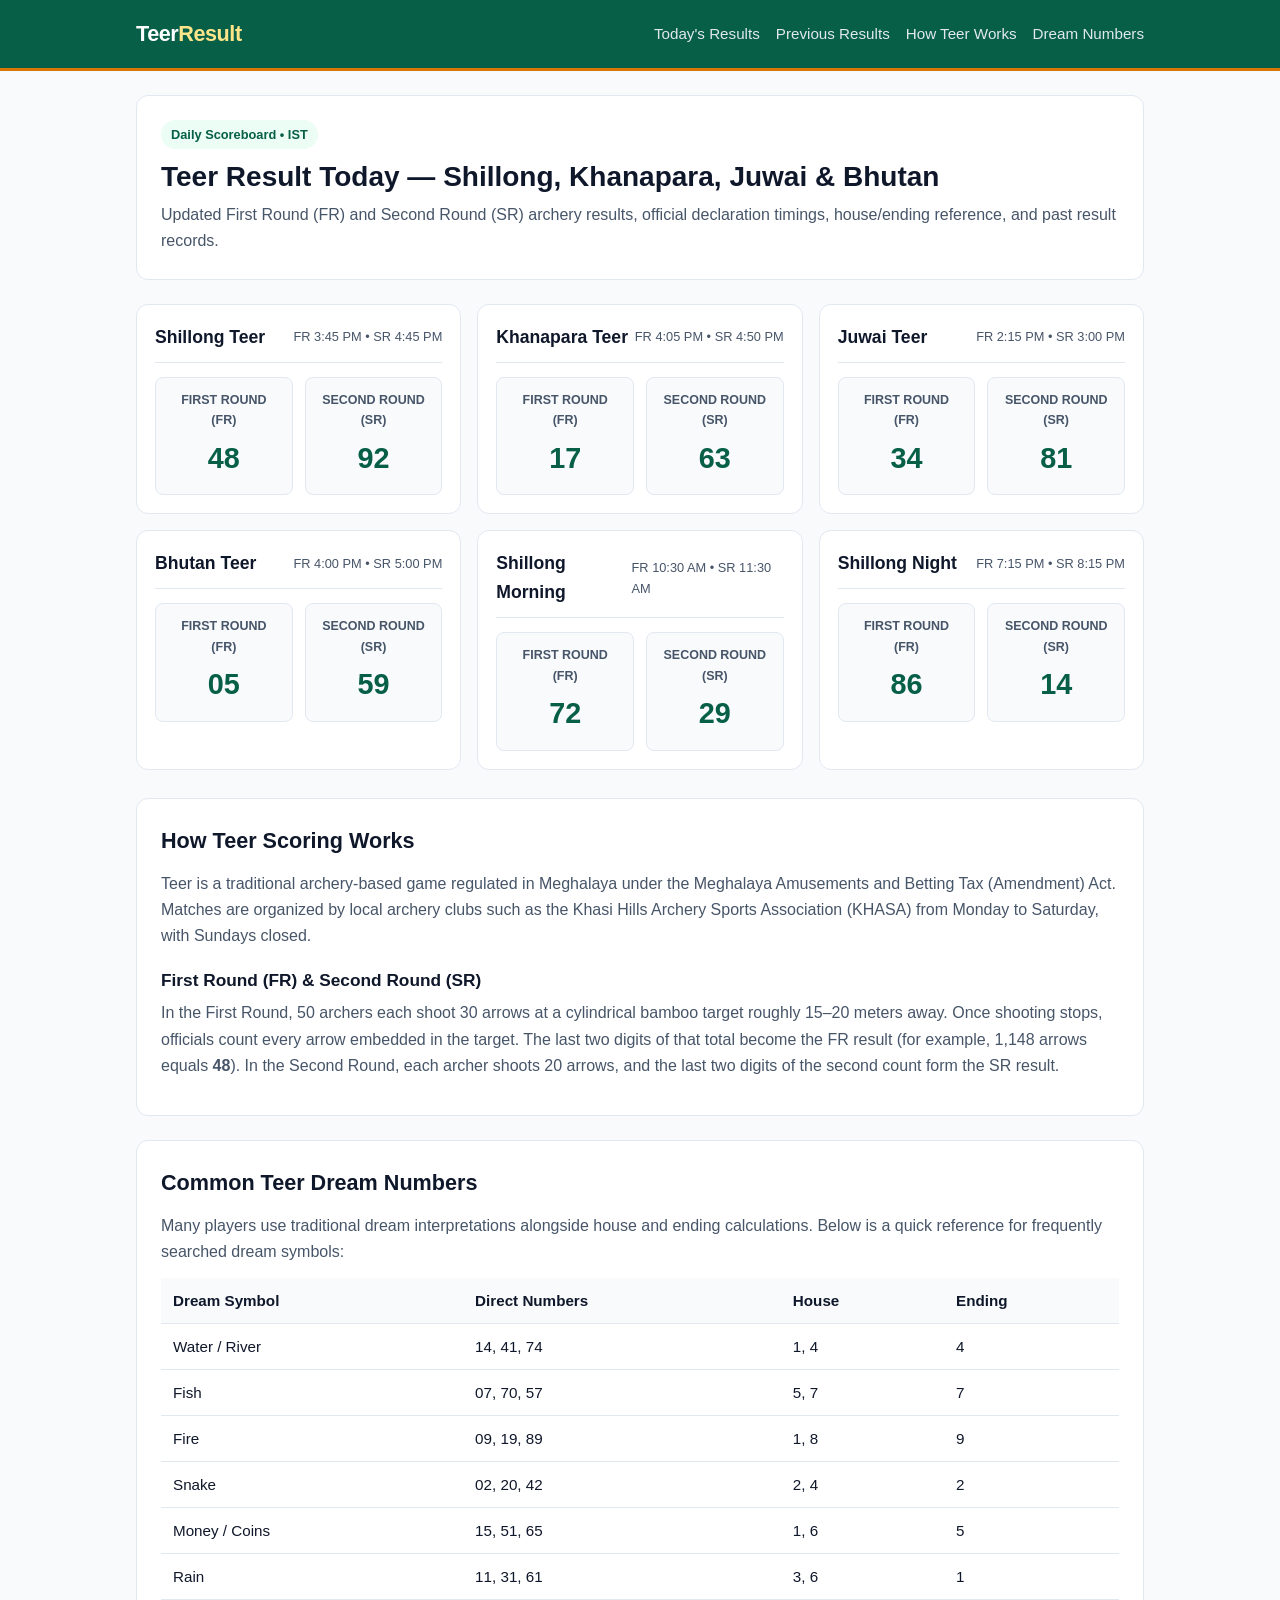
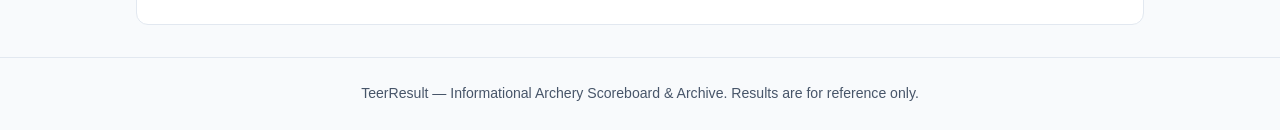
<file: index.html>
<!DOCTYPE html>
<html lang="en">
<head>
  <meta charset="UTF-8" />
  <meta name="viewport" content="width=device-width, initial-scale=1.0" />
  <title>Teer Result Today — Live Shillong, Khanapara, Juwai &amp; Bhutan Teer</title>
  <meta name="description" content="Check today's Shillong Teer, Khanapara Teer, Juwai Teer, and Bhutan Teer FR &amp; SR results, daily timings, scoring rules, dream numbers, and previous records." />
  <link rel="canonical" href="https://smdeveloper321.github.io/Teer-Result/" />
  <meta property="og:type" content="website" />
  <meta property="og:title" content="Teer Result Today — Live Shillong, Khanapara &amp; Juwai Teer" />
  <meta property="og:description" content="Fast, clean daily First Round (FR) and Second Round (SR) Teer results, common numbers guide, and previous result archives." />
  <meta property="og:url" content="https://smdeveloper321.github.io/Teer-Result/" />
  <link rel="stylesheet" href="styles.css" />
  <script type="application/ld+json">
  {
    "@context": "https://schema.org",
    "@type": "WebSite",
    "name": "Teer Result Today",
    "url": "https://smdeveloper321.github.io/Teer-Result/"
  }
  </script>
  <script type="application/ld+json">
  {
    "@context": "https://schema.org",
    "@type": "FAQPage",
    "mainEntity": [
      {
        "@type": "Question",
        "@id": "#faq-timing",
        "name": "What time are Shillong Teer FR and SR results declared?",
        "acceptedAnswer": {
          "@type": "Answer",
          "text": "Shillong Teer First Round (FR) is typically declared around 3:45 PM to 4:00 PM IST, and the Second Round (SR) is declared around 4:45 PM to 5:00 PM IST, Monday through Saturday."
        }
      },
      {
        "@type": "Question",
        "@id": "#faq-calculation",
        "name": "How is the winning Teer number calculated?",
        "acceptedAnswer": {
          "@type": "Answer",
          "text": "Archers shoot arrows at a cylindrical bamboo target. The total number of arrows that hit the target is counted, and the last two digits of that total form the winning number for that round."
        }
      }
    ]
  }
  </script>
</head>
<body>
  <header>
    <div class="container header-inner">
      <a href="index.html" class="brand">Teer<span>Result</span></a>
      <nav>
        <a href="index.html">Today's Results</a>
        <a href="teer-previous-results.html">Previous Results</a>
        <a href="#rules">How Teer Works</a>
        <a href="#dream-numbers">Dream Numbers</a>
      </nav>
    </div>
  </header>

  <main class="container">
    <section class="hero">
      <span class="badge">Daily Scoreboard • IST</span>
      <h1>Teer Result Today — Shillong, Khanapara, Juwai &amp; Bhutan</h1>
      <p>Updated First Round (FR) and Second Round (SR) archery results, official declaration timings, house/ending reference, and past result records.</p>
    </section>

    <section class="grid" aria-label="Today's Teer Results">
      <article class="card">
        <div class="card-header">
          <h2 class="card-title">Shillong Teer</h2>
          <span class="card-time">FR 3:45 PM • SR 4:45 PM</span>
        </div>
        <div class="rounds">
          <div class="round-box">
            <div class="round-label">First Round (FR)</div>
            <div class="round-num">48</div>
          </div>
          <div class="round-box">
            <div class="round-label">Second Round (SR)</div>
            <div class="round-num">92</div>
          </div>
        </div>
      </article>

      <article class="card">
        <div class="card-header">
          <h2 class="card-title">Khanapara Teer</h2>
          <span class="card-time">FR 4:05 PM • SR 4:50 PM</span>
        </div>
        <div class="rounds">
          <div class="round-box">
            <div class="round-label">First Round (FR)</div>
            <div class="round-num">17</div>
          </div>
          <div class="round-box">
            <div class="round-label">Second Round (SR)</div>
            <div class="round-num">63</div>
          </div>
        </div>
      </article>

      <article class="card">
        <div class="card-header">
          <h2 class="card-title">Juwai Teer</h2>
          <span class="card-time">FR 2:15 PM • SR 3:00 PM</span>
        </div>
        <div class="rounds">
          <div class="round-box">
            <div class="round-label">First Round (FR)</div>
            <div class="round-num">34</div>
          </div>
          <div class="round-box">
            <div class="round-label">Second Round (SR)</div>
            <div class="round-num">81</div>
          </div>
        </div>
      </article>

      <article class="card">
        <div class="card-header">
          <h2 class="card-title">Bhutan Teer</h2>
          <span class="card-time">FR 4:00 PM • SR 5:00 PM</span>
        </div>
        <div class="rounds">
          <div class="round-box">
            <div class="round-label">First Round (FR)</div>
            <div class="round-num">05</div>
          </div>
          <div class="round-box">
            <div class="round-label">Second Round (SR)</div>
            <div class="round-num">59</div>
          </div>
        </div>
      </article>

      <article class="card">
        <div class="card-header">
          <h2 class="card-title">Shillong Morning</h2>
          <span class="card-time">FR 10:30 AM • SR 11:30 AM</span>
        </div>
        <div class="rounds">
          <div class="round-box">
            <div class="round-label">First Round (FR)</div>
            <div class="round-num">72</div>
          </div>
          <div class="round-box">
            <div class="round-label">Second Round (SR)</div>
            <div class="round-num">29</div>
          </div>
        </div>
      </article>

      <article class="card">
        <div class="card-header">
          <h2 class="card-title">Shillong Night</h2>
          <span class="card-time">FR 7:15 PM • SR 8:15 PM</span>
        </div>
        <div class="rounds">
          <div class="round-box">
            <div class="round-label">First Round (FR)</div>
            <div class="round-num">86</div>
          </div>
          <div class="round-box">
            <div class="round-label">Second Round (SR)</div>
            <div class="round-num">14</div>
          </div>
        </div>
      </article>
    </section>

    <section class="section" id="rules">
      <h2>How Teer Scoring Works</h2>
      <p>Teer is a traditional archery-based game regulated in Meghalaya under the Meghalaya Amusements and Betting Tax (Amendment) Act. Matches are organized by local archery clubs such as the Khasi Hills Archery Sports Association (KHASA) from Monday to Saturday, with Sundays closed.</p>
      <h3>First Round (FR) &amp; Second Round (SR)</h3>
      <p>In the First Round, 50 archers each shoot 30 arrows at a cylindrical bamboo target roughly 15–20 meters away. Once shooting stops, officials count every arrow embedded in the target. The last two digits of that total become the FR result (for example, 1,148 arrows equals <strong>48</strong>). In the Second Round, each archer shoots 20 arrows, and the last two digits of the second count form the SR result.</p>
    </section>

    <section class="section" id="dream-numbers">
      <h2>Common Teer Dream Numbers</h2>
      <p>Many players use traditional dream interpretations alongside house and ending calculations. Below is a quick reference for frequently searched dream symbols:</p>
      <table>
        <thead>
          <tr>
            <th>Dream Symbol</th>
            <th>Direct Numbers</th>
            <th>House</th>
            <th>Ending</th>
          </tr>
        </thead>
        <tbody>
          <tr><td>Water / River</td><td>14, 41, 74</td><td>1, 4</td><td>4</td></tr>
          <tr><td>Fish</td><td>07, 70, 57</td><td>5, 7</td><td>7</td></tr>
          <tr><td>Fire</td><td>09, 19, 89</td><td>1, 8</td><td>9</td></tr>
          <tr><td>Snake</td><td>02, 20, 42</td><td>2, 4</td><td>2</td></tr>
          <tr><td>Money / Coins</td><td>15, 51, 65</td><td>1, 6</td><td>5</td></tr>
          <tr><td>Rain</td><td>11, 31, 61</td><td>3, 6</td><td>1</td></tr>
        </tbody>
      </table>
    </section>
  </main>

  <footer>
    <div class="container">
      <p>TeerResult — Informational Archery Scoreboard &amp; Archive. Results are for reference only.</p>
    </div>
  </footer>
</body>
</html>
</file>
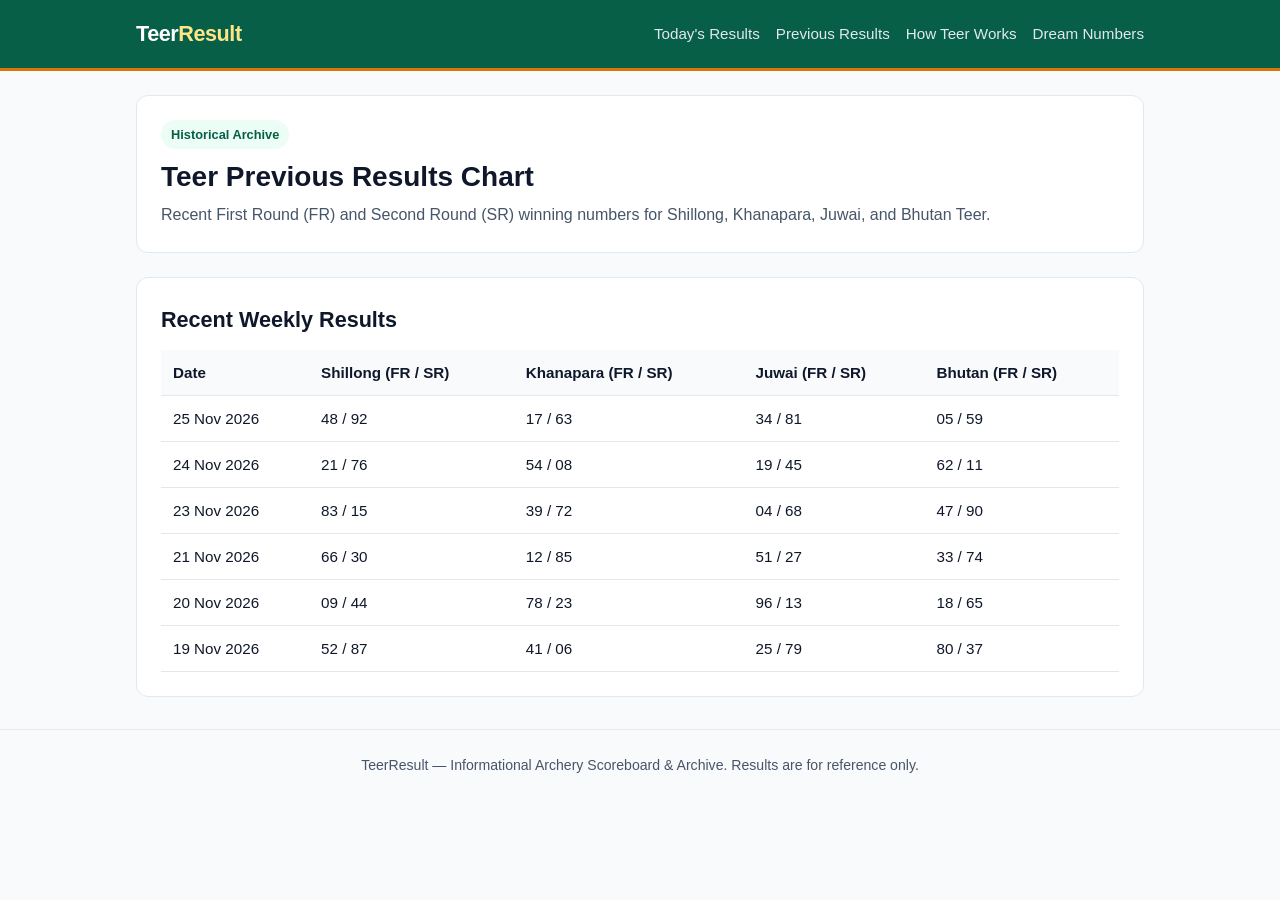
<file: teer-previous-results.html>
<!DOCTYPE html>
<html lang="en">
<head>
  <meta charset="UTF-8" />
  <meta name="viewport" content="width=device-width, initial-scale=1.0" />
  <title>Teer Previous Results — Shillong, Khanapara &amp; Juwai Chart</title>
  <meta name="description" content="Browse recent previous Teer results for Shillong, Khanapara, Juwai, and Bhutan Teer with First Round (FR) and Second Round (SR) numbers." />
  <link rel="canonical" href="https://smdeveloper321.github.io/Teer-Result/teer-previous-results.html" />
  <link rel="stylesheet" href="styles.css" />
</head>
<body>
  <header>
    <div class="container header-inner">
      <a href="index.html" class="brand">Teer<span>Result</span></a>
      <nav>
        <a href="index.html">Today's Results</a>
        <a href="teer-previous-results.html">Previous Results</a>
        <a href="index.html#rules">How Teer Works</a>
        <a href="index.html#dream-numbers">Dream Numbers</a>
      </nav>
    </div>
  </header>

  <main class="container">
    <section class="hero">
      <span class="badge">Historical Archive</span>
      <h1>Teer Previous Results Chart</h1>
      <p>Recent First Round (FR) and Second Round (SR) winning numbers for Shillong, Khanapara, Juwai, and Bhutan Teer.</p>
    </section>

    <section class="section">
      <h2>Recent Weekly Results</h2>
      <table>
        <thead>
          <tr>
            <th>Date</th>
            <th>Shillong (FR / SR)</th>
            <th>Khanapara (FR / SR)</th>
            <th>Juwai (FR / SR)</th>
            <th>Bhutan (FR / SR)</th>
          </tr>
        </thead>
        <tbody>
          <tr><td>25 Nov 2026</td><td>48 / 92</td><td>17 / 63</td><td>34 / 81</td><td>05 / 59</td></tr>
          <tr><td>24 Nov 2026</td><td>21 / 76</td><td>54 / 08</td><td>19 / 45</td><td>62 / 11</td></tr>
          <tr><td>23 Nov 2026</td><td>83 / 15</td><td>39 / 72</td><td>04 / 68</td><td>47 / 90</td></tr>
          <tr><td>21 Nov 2026</td><td>66 / 30</td><td>12 / 85</td><td>51 / 27</td><td>33 / 74</td></tr>
          <tr><td>20 Nov 2026</td><td>09 / 44</td><td>78 / 23</td><td>96 / 13</td><td>18 / 65</td></tr>
          <tr><td>19 Nov 2026</td><td>52 / 87</td><td>41 / 06</td><td>25 / 79</td><td>80 / 37</td></tr>
        </tbody>
      </table>
    </section>
  </main>

  <footer>
    <div class="container">
      <p>TeerResult — Informational Archery Scoreboard &amp; Archive. Results are for reference only.</p>
    </div>
  </footer>
</body>
</html>
</file>
<file: styles.css>
:root {
  --bg: #f8fafc;
  --surface: #ffffff;
  --text: #0f172a;
  --muted: #475569;
  --border: #e2e8f0;
  --accent: #065f46;
  --accent-light: #ecfdf5;
  --gold: #d97706;
  --gold-light: #fffbeb;
}

* { box-sizing: border-box; margin: 0; padding: 0; }

body {
  font-family: -apple-system, BlinkMacSystemFont, "Segoe UI", Roboto, sans-serif;
  background: var(--bg);
  color: var(--text);
  line-height: 1.65;
}

a { color: var(--accent); text-decoration: none; }
a:hover { text-decoration: underline; }

.container {
  max-width: 1040px;
  margin: 0 auto;
  padding: 0 16px;
}

header {
  background: var(--accent);
  color: #fff;
  padding: 16px 0;
  border-bottom: 3px solid var(--gold);
}

.header-inner {
  display: flex;
  flex-wrap: wrap;
  align-items: center;
  justify-content: space-between;
  gap: 12px;
}

.brand {
  font-size: 1.35rem;
  font-weight: 800;
  color: #fff;
  letter-spacing: -0.02em;
}

.brand span { color: #fde68a; }

nav { display: flex; flex-wrap: wrap; gap: 16px; }
nav a { color: #e2e8f0; font-size: 0.95rem; font-weight: 500; }
nav a:hover { color: #fff; text-decoration: none; }

.hero {
  background: var(--surface);
  border: 1px solid var(--border);
  border-radius: 12px;
  padding: 24px;
  margin: 24px 0;
}

.hero h1 { font-size: 1.75rem; line-height: 1.25; margin-bottom: 8px; }
.hero p { color: var(--muted); font-size: 1rem; }

.badge {
  display: inline-block;
  background: var(--accent-light);
  color: var(--accent);
  font-weight: 700;
  font-size: 0.8rem;
  padding: 4px 10px;
  border-radius: 999px;
  margin-bottom: 10px;
}

.grid {
  display: grid;
  grid-template-columns: repeat(auto-fit, minmax(290px, 1fr));
  gap: 16px;
  margin-bottom: 28px;
}

.card {
  background: var(--surface);
  border: 1px solid var(--border);
  border-radius: 12px;
  padding: 18px;
}

.card-header {
  display: flex;
  justify-content: space-between;
  align-items: center;
  margin-bottom: 14px;
  border-bottom: 1px solid var(--border);
  padding-bottom: 10px;
}

.card-title { font-size: 1.1rem; font-weight: 700; }
.card-time { font-size: 0.8rem; color: var(--muted); }

.rounds {
  display: grid;
  grid-template-columns: 1fr 1fr;
  gap: 12px;
}

.round-box {
  background: var(--bg);
  border: 1px solid var(--border);
  border-radius: 8px;
  padding: 12px;
  text-align: center;
}

.round-label { font-size: 0.78rem; color: var(--muted); font-weight: 600; text-transform: uppercase; }
.round-num { font-size: 1.8rem; font-weight: 800; color: var(--accent); margin-top: 4px; }

.section {
  background: var(--surface);
  border: 1px solid var(--border);
  border-radius: 12px;
  padding: 24px;
  margin-bottom: 24px;
}

.section h2 { font-size: 1.35rem; margin-bottom: 12px; color: var(--text); }
.section h3 { font-size: 1.08rem; margin: 16px 0 6px; }
.section p { color: var(--muted); margin-bottom: 12px; }

table {
  width: 100%;
  border-collapse: collapse;
  margin-top: 12px;
  font-size: 0.95rem;
}

th, td {
  text-align: left;
  padding: 10px 12px;
  border-bottom: 1px solid var(--border);
}

th { background: var(--bg); font-weight: 700; color: var(--text); }

footer {
  text-align: center;
  padding: 24px 16px;
  color: var(--muted);
  font-size: 0.88rem;
  border-top: 1px solid var(--border);
  margin-top: 32px;
}
</file>
